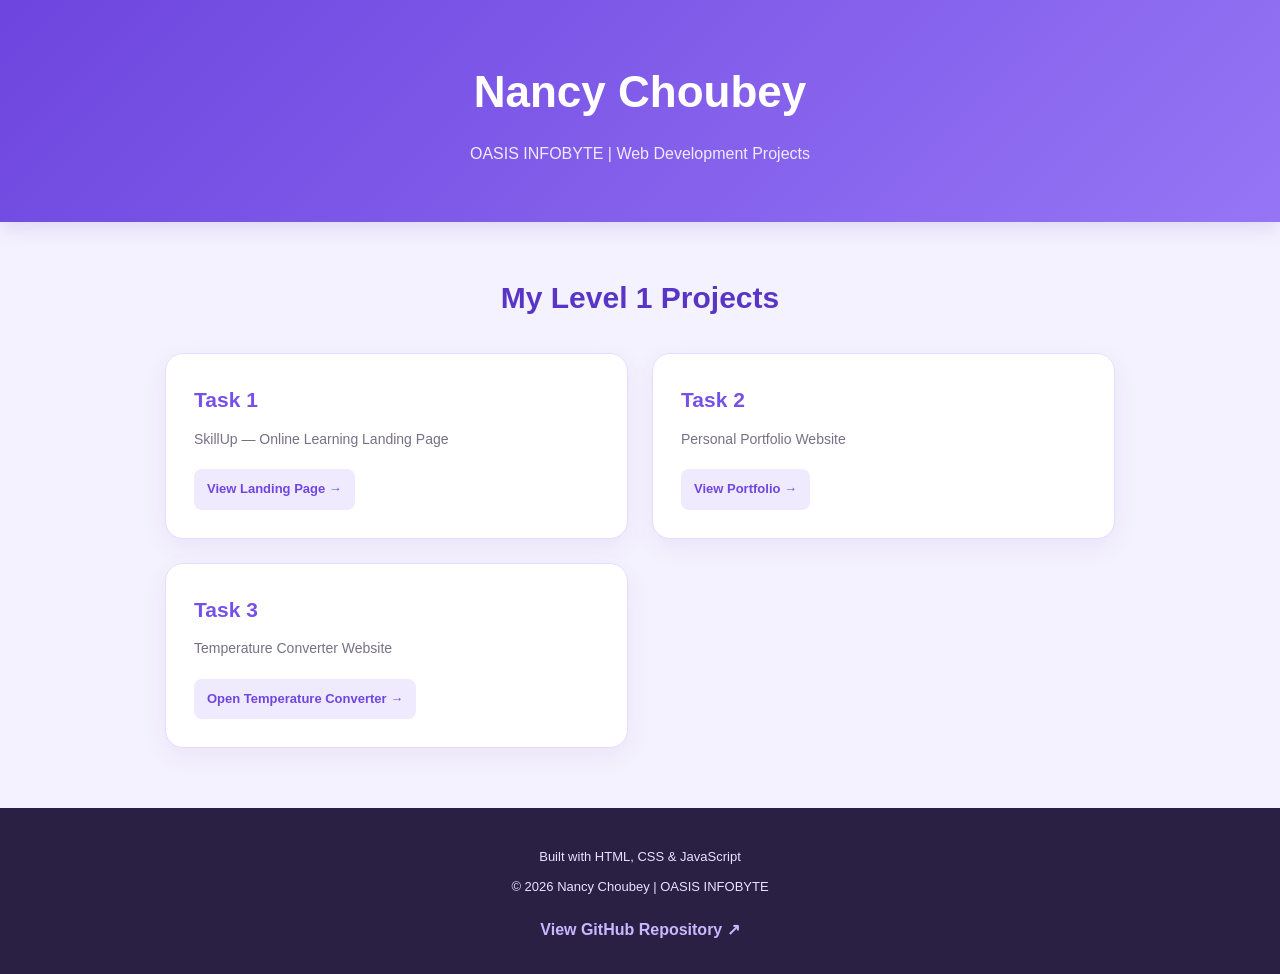
<file: index.html>
<!DOCTYPE html>
<html lang="en">
<head>
    <meta charset="UTF-8">
    <meta name="viewport" content="width=device-width, initial-scale=1.0">

    <title>Nancy Choubey | OASIS INFOBYTE Projects</title>

    <meta name="description"
          content="Explore Nancy Choubey's OASIS INFOBYTE web development projects.">

    <link rel="stylesheet" href="style.css">
</head>

<body>

    <header>
        <h1>Nancy Choubey</h1>
        <p>OASIS INFOBYTE | Web Development Projects</p>
    </header>

    <main>
        <section>
            <h2>My Level 1 Projects</h2>

            <ul>
                <li>
                    <h3>Task 1</h3>
                    <p>SkillUp — Online Learning Landing Page</p>
                    <a href="./Level1-Task1-SkillUp/">
                        View Landing Page →
                    </a>
                </li>

                <li>
                    <h3>Task 2</h3>
                    <p>Personal Portfolio Website</p>
                    <a href="./Level1-Task2-Portfolio/">
                        View Portfolio →
                    </a>
                </li>

                <li>
                    <h3>Task 3</h3>
                    <p>Temperature Converter Website</p>
                    <a href="./Level1-Task3-Temperature-Converter/">
                        Open Temperature Converter →
                    </a>
                </li>
            </ul>
        </section>
    </main>

    <footer>
        <p>Built with HTML, CSS & JavaScript</p>
        <p>© 2026 Nancy Choubey | OASIS INFOBYTE</p>

        <a
            href="https://github.com/anshuman642/OIBSIP-TASK"
            target="_blank"
            rel="noopener noreferrer">
            View GitHub Repository ↗
        </a>
    </footer>

</body>
</html>
</file>
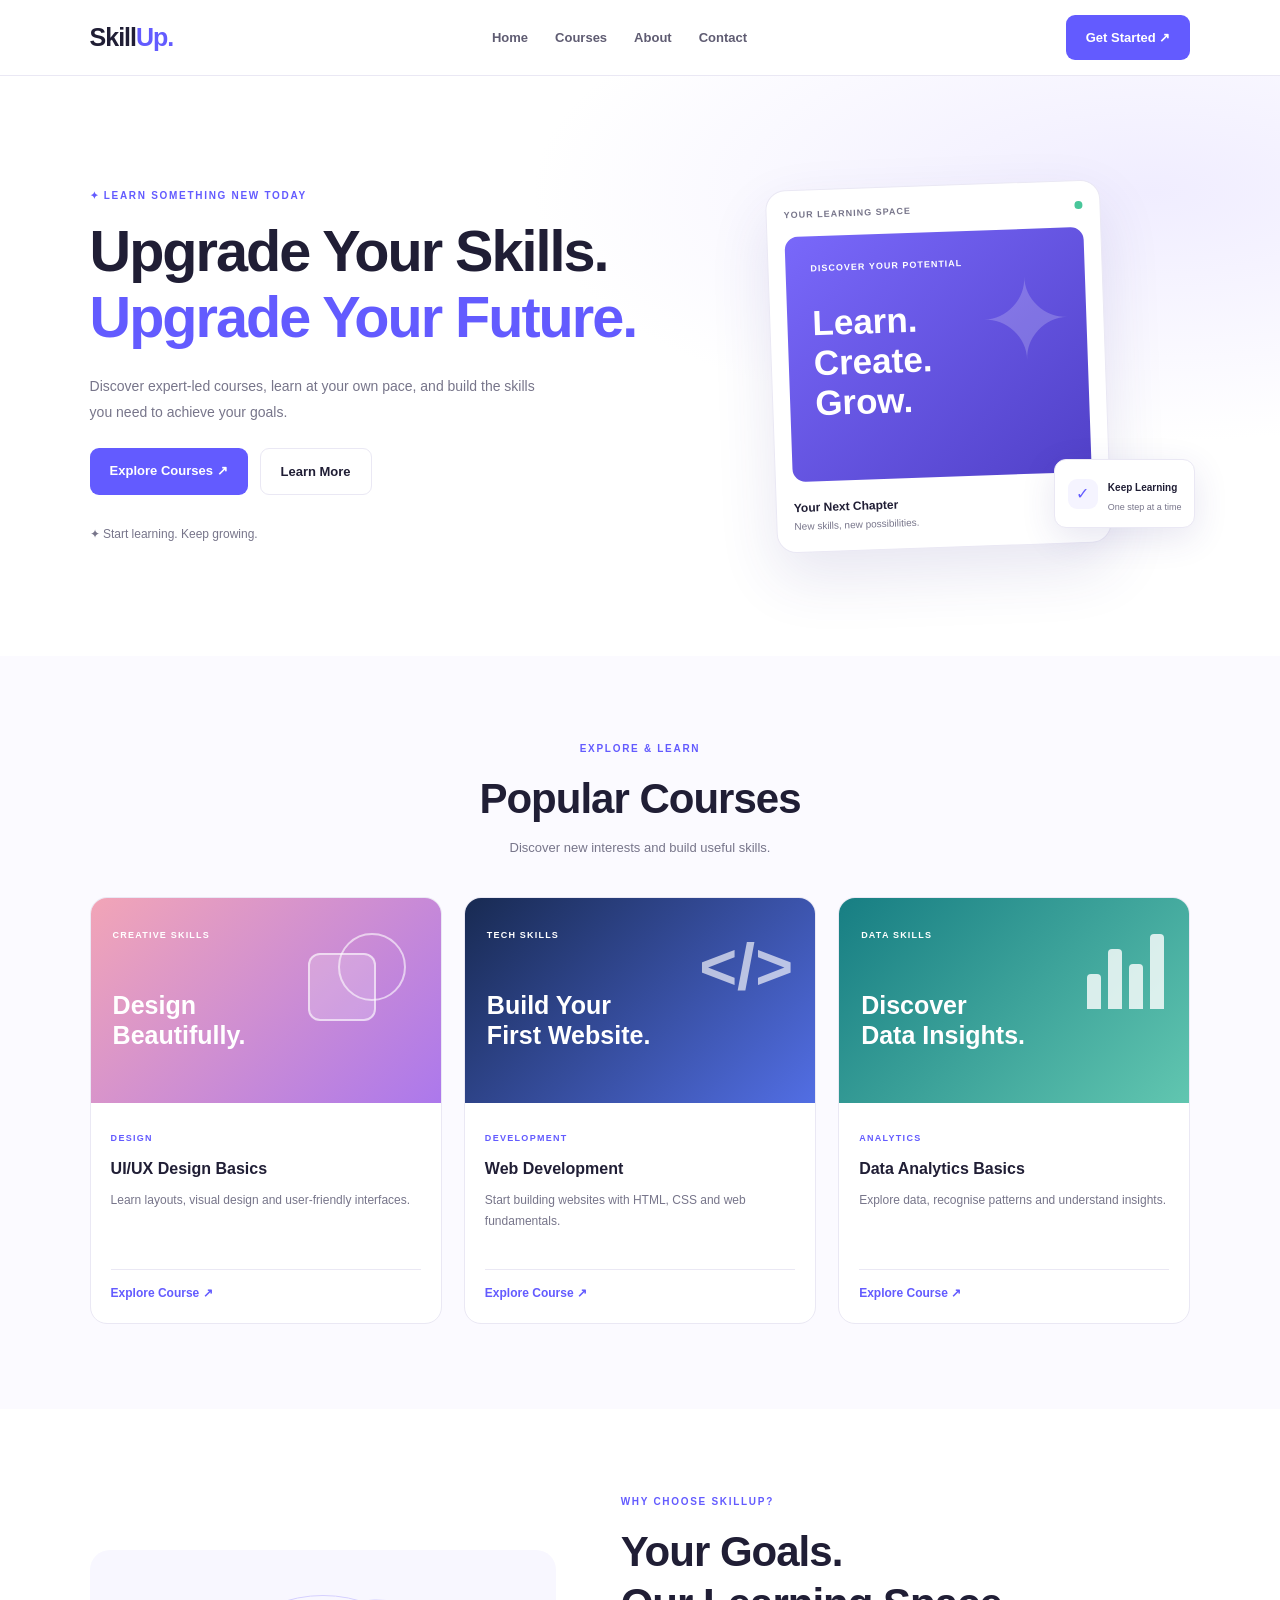
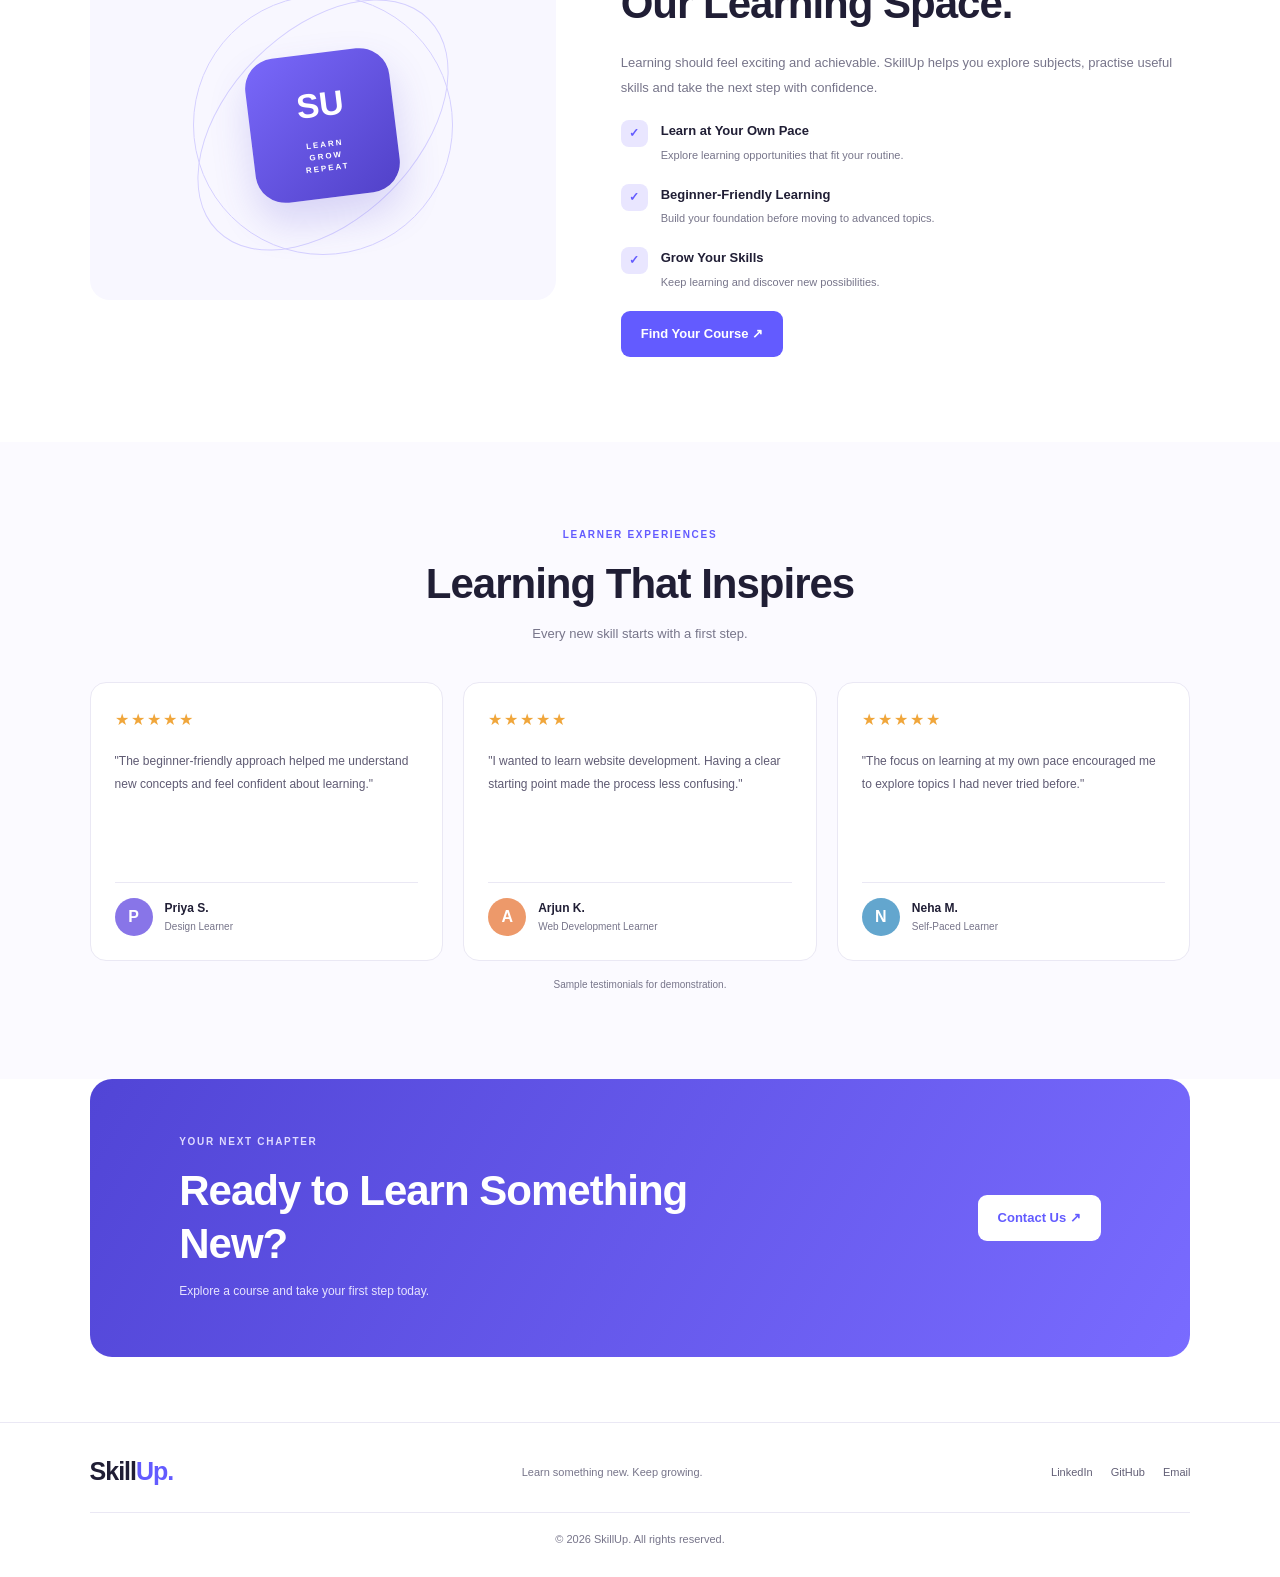
<file: Level1-Task1-SkillUp/index.html>
<!DOCTYPE html>
<html lang="en">
<head>
  <meta charset="UTF-8">
  <meta name="viewport" content="width=device-width, initial-scale=1.0">
  <meta name="description" content="SkillUp online learning platform">
  <title>SkillUp | Learn Without Limits</title>
  <link rel="stylesheet" href="style.css">
</head>
<body>

  <!-- Navbar -->
  <header class="navbar" id="home">
    <a href="#home" class="logo">Skill<span>Up.</span></a>

    <nav>
      <a href="#home">Home</a>
      <a href="#courses">Courses</a>
      <a href="#about">About</a>
      <a href="#contact">Contact</a>
    </nav>

    <a href="#courses" class="nav-button">Get Started ↗</a>
  </header>

  <main>
    <!-- Hero Section -->
    <section class="hero">
      <div class="hero-content">
        <p class="tagline">✦ LEARN SOMETHING NEW TODAY</p>

        <h1>Upgrade Your Skills.<br>
          <span>Upgrade Your Future.</span>
        </h1>

        <p class="hero-description">
          Discover expert-led courses, learn at your own pace,
          and build the skills you need to achieve your goals.
        </p>

        <div class="hero-buttons">
          <a href="#courses" class="primary-button">Explore Courses ↗</a>
          <a href="#about" class="secondary-button">Learn More</a>
        </div>

        <p class="hero-note">✦ Start learning. Keep growing.</p>
      </div>

      <div class="hero-visual">
        <div class="visual-card">
          <div class="visual-top">
            <span>YOUR LEARNING SPACE</span>
            <span class="status-dot"></span>
          </div>

          <div class="visual-art">
            <span class="art-symbol">✦</span>
            <p>DISCOVER YOUR POTENTIAL</p>
            <h2>Learn.<br>Create.<br>Grow.</h2>
          </div>

          <div class="visual-bottom">
            <div>
              <h3>Your Next Chapter</h3>
              <p>New skills, new possibilities.</p>
            </div>
            <span class="arrow-icon">↗</span>
          </div>
        </div>

        <div class="floating-card">
          <span>✓</span>
          <div>
            <strong>Keep Learning</strong>
            <p>One step at a time</p>
          </div>
        </div>
      </div>
    </section>

    <!-- Courses -->
    <section class="section courses" id="courses">
      <div class="section-heading">
        <p class="tagline">EXPLORE & LEARN</p>
        <h2>Popular Courses</h2>
        <p>Discover new interests and build useful skills.</p>
      </div>

      <div class="course-grid">
        <article class="course-card">
          <div class="course-art design-art">
            <span>CREATIVE SKILLS</span>
            <div class="shape-circle"></div>
            <div class="shape-square"></div>
            <h3>Design<br>Beautifully.</h3>
          </div>
          <div class="course-content">
            <span class="category">DESIGN</span>
            <h3>UI/UX Design Basics</h3>
            <p>Learn layouts, visual design and user-friendly interfaces.</p>
            <a href="#contact" class="course-link">Explore Course ↗</a>
          </div>
        </article>

        <article class="course-card">
          <div class="course-art code-art">
            <span>TECH SKILLS</span>
            <div class="code-symbol">&lt;/&gt;</div>
            <h3>Build Your<br>First Website.</h3>
          </div>
          <div class="course-content">
            <span class="category">DEVELOPMENT</span>
            <h3>Web Development</h3>
            <p>Start building websites with HTML, CSS and web fundamentals.</p>
            <a href="#contact" class="course-link">Explore Course ↗</a>
          </div>
        </article>

        <article class="course-card">
          <div class="course-art data-art">
            <span>DATA SKILLS</span>
            <div class="chart">
              <i></i><i></i><i></i><i></i>
            </div>
            <h3>Discover<br>Data Insights.</h3>
          </div>
          <div class="course-content">
            <span class="category">ANALYTICS</span>
            <h3>Data Analytics Basics</h3>
            <p>Explore data, recognise patterns and understand insights.</p>
            <a href="#contact" class="course-link">Explore Course ↗</a>
          </div>
        </article>
      </div>
    </section>

    <!-- About / Why Choose Us -->
    <section class="section about" id="about">
      <div class="about-visual">
        <div class="orbit orbit-one"></div>
        <div class="orbit orbit-two"></div>
        <div class="about-badge">
          <span>SU</span>
          <p>LEARN<br>GROW<br>REPEAT</p>
        </div>
      </div>

      <div class="about-content">
        <p class="tagline">WHY CHOOSE SKILLUP?</p>
        <h2>Your Goals.<br>Our Learning Space.</h2>
        <p class="about-description">
          Learning should feel exciting and achievable.
          SkillUp helps you explore subjects, practise useful skills
          and take the next step with confidence.
        </p>

        <div class="benefit">
          <span>✓</span>
          <div>
            <h3>Learn at Your Own Pace</h3>
            <p>Explore learning opportunities that fit your routine.</p>
          </div>
        </div>

        <div class="benefit">
          <span>✓</span>
          <div>
            <h3>Beginner-Friendly Learning</h3>
            <p>Build your foundation before moving to advanced topics.</p>
          </div>
        </div>

        <div class="benefit">
          <span>✓</span>
          <div>
            <h3>Grow Your Skills</h3>
            <p>Keep learning and discover new possibilities.</p>
          </div>
        </div>

        <a href="#courses" class="primary-button">Find Your Course ↗</a>
      </div>
    </section>

    <!-- Testimonials -->
    <section class="section testimonials" id="testimonials">
      <div class="section-heading">
        <p class="tagline">LEARNER EXPERIENCES</p>
        <h2>Learning That Inspires</h2>
        <p>Every new skill starts with a first step.</p>
      </div>

      <div class="testimonial-grid">
        <article class="testimonial-card">
          <div class="stars">★★★★★</div>
          <p class="review-text">
            "The beginner-friendly approach helped me understand
            new concepts and feel confident about learning."
          </p>
          <div class="reviewer">
            <span class="avatar purple">P</span>
            <div>
              <h3>Priya S.</h3>
              <p>Design Learner</p>
            </div>
          </div>
        </article>

        <article class="testimonial-card">
          <div class="stars">★★★★★</div>
          <p class="review-text">
            "I wanted to learn website development. Having a clear
            starting point made the process less confusing."
          </p>
          <div class="reviewer">
            <span class="avatar orange">A</span>
            <div>
              <h3>Arjun K.</h3>
              <p>Web Development Learner</p>
            </div>
          </div>
        </article>

        <article class="testimonial-card">
          <div class="stars">★★★★★</div>
          <p class="review-text">
            "The focus on learning at my own pace encouraged
            me to explore topics I had never tried before."
          </p>
          <div class="reviewer">
            <span class="avatar blue">N</span>
            <div>
              <h3>Neha M.</h3>
              <p>Self-Paced Learner</p>
            </div>
          </div>
        </article>
      </div>

      <p class="demo-note">Sample testimonials for demonstration.</p>
    </section>

    <!-- Contact CTA -->
    <section class="contact-section" id="contact">
      <div>
        <p class="tagline">YOUR NEXT CHAPTER</p>
        <h2>Ready to Learn Something New?</h2>
        <p>Explore a course and take your first step today.</p>
      </div>
      <a href="mailto:anshumannamdeo6@gmail.com" class="contact-button">
        Contact Us ↗
      </a>
    </section>
  </main>

  <!-- Footer -->
  <footer class="footer">
    <a href="#home" class="logo">Skill<span>Up.</span></a>

    <p>Learn something new. Keep growing.</p>

    <div class="social-links">
      <a href=" https://www.linkedin.com/in/anshuman-namdev-9b4887295/      " target="_blank"
         rel="noopener noreferrer">LinkedIn</a>
      <a href=" https://github.com/anshuman642" target="_blank"
         rel="noopener noreferrer">GitHub</a>
      <a href="mailto:anshumannamdeo6@gmail.com">Email</a>
    </div>

    <p class="copyright">© 2026 SkillUp. All rights reserved.</p>
  </footer>

</body>
</html>
</file>
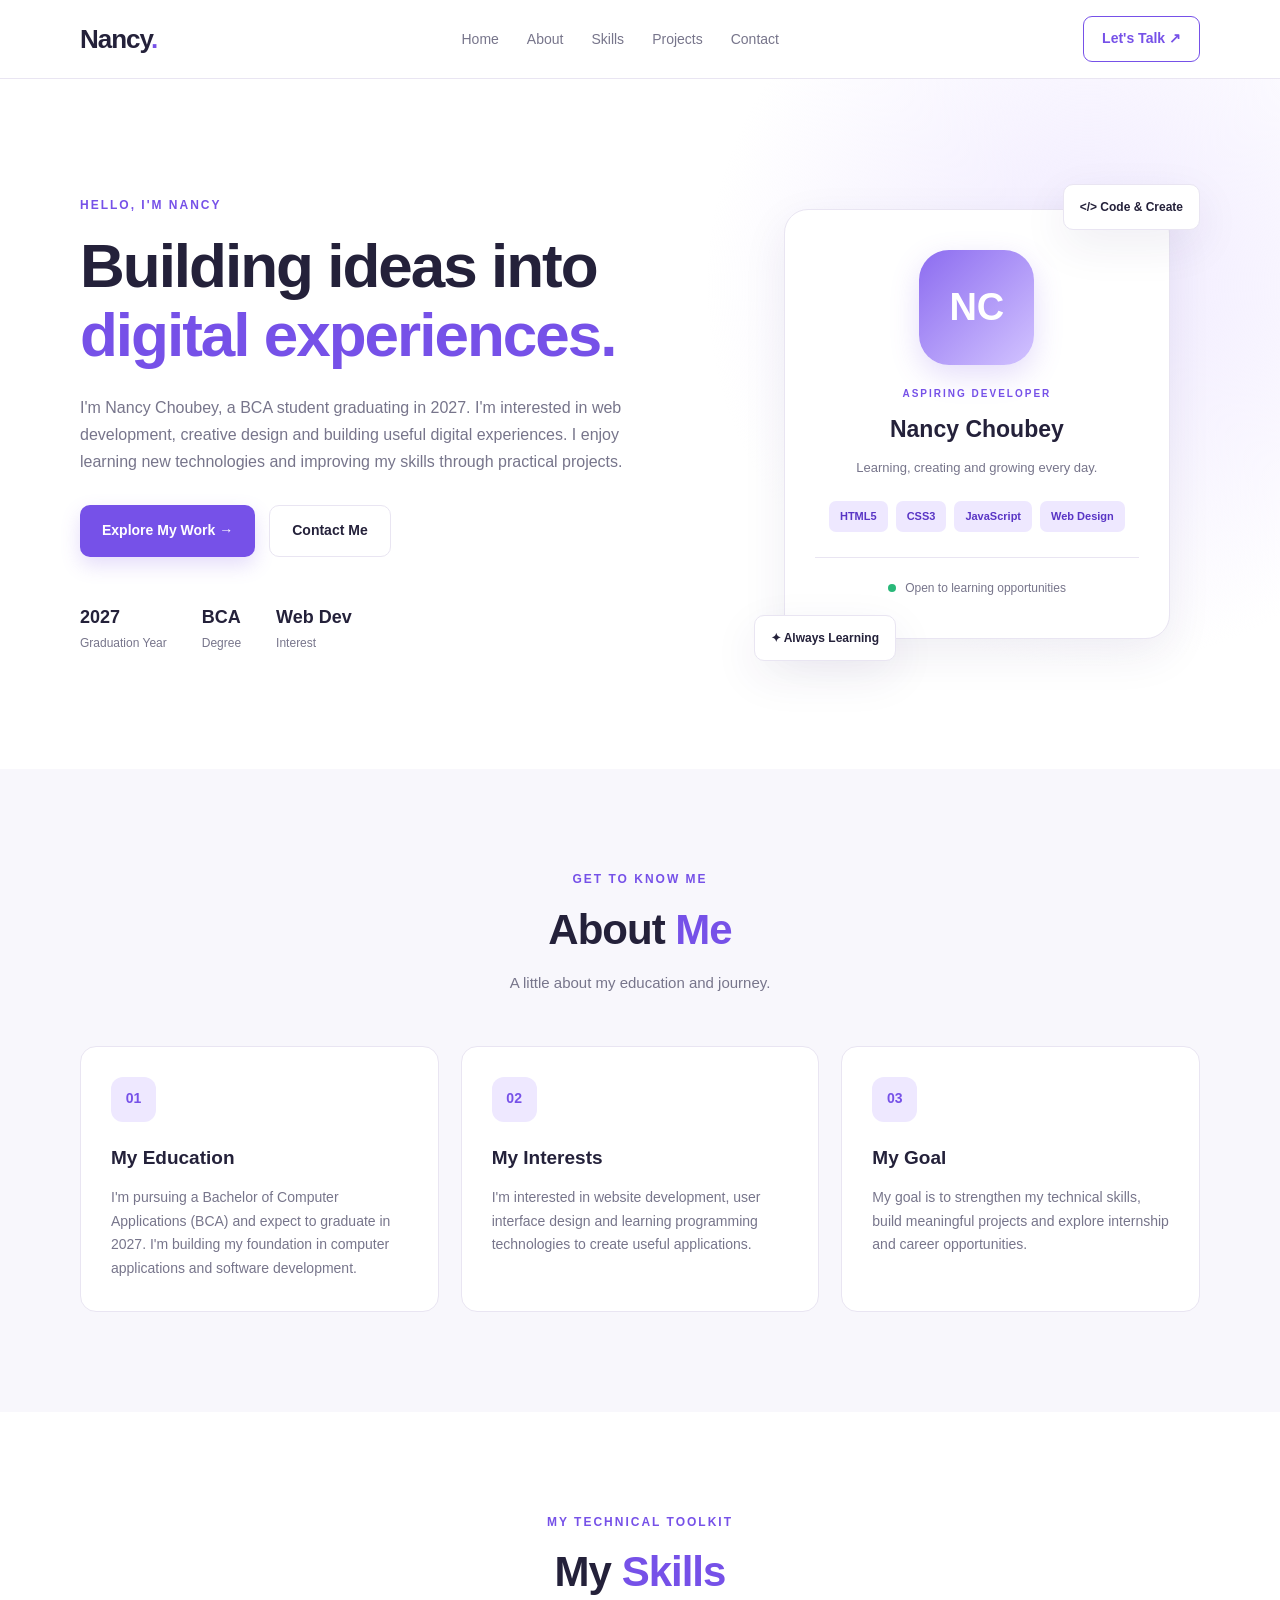
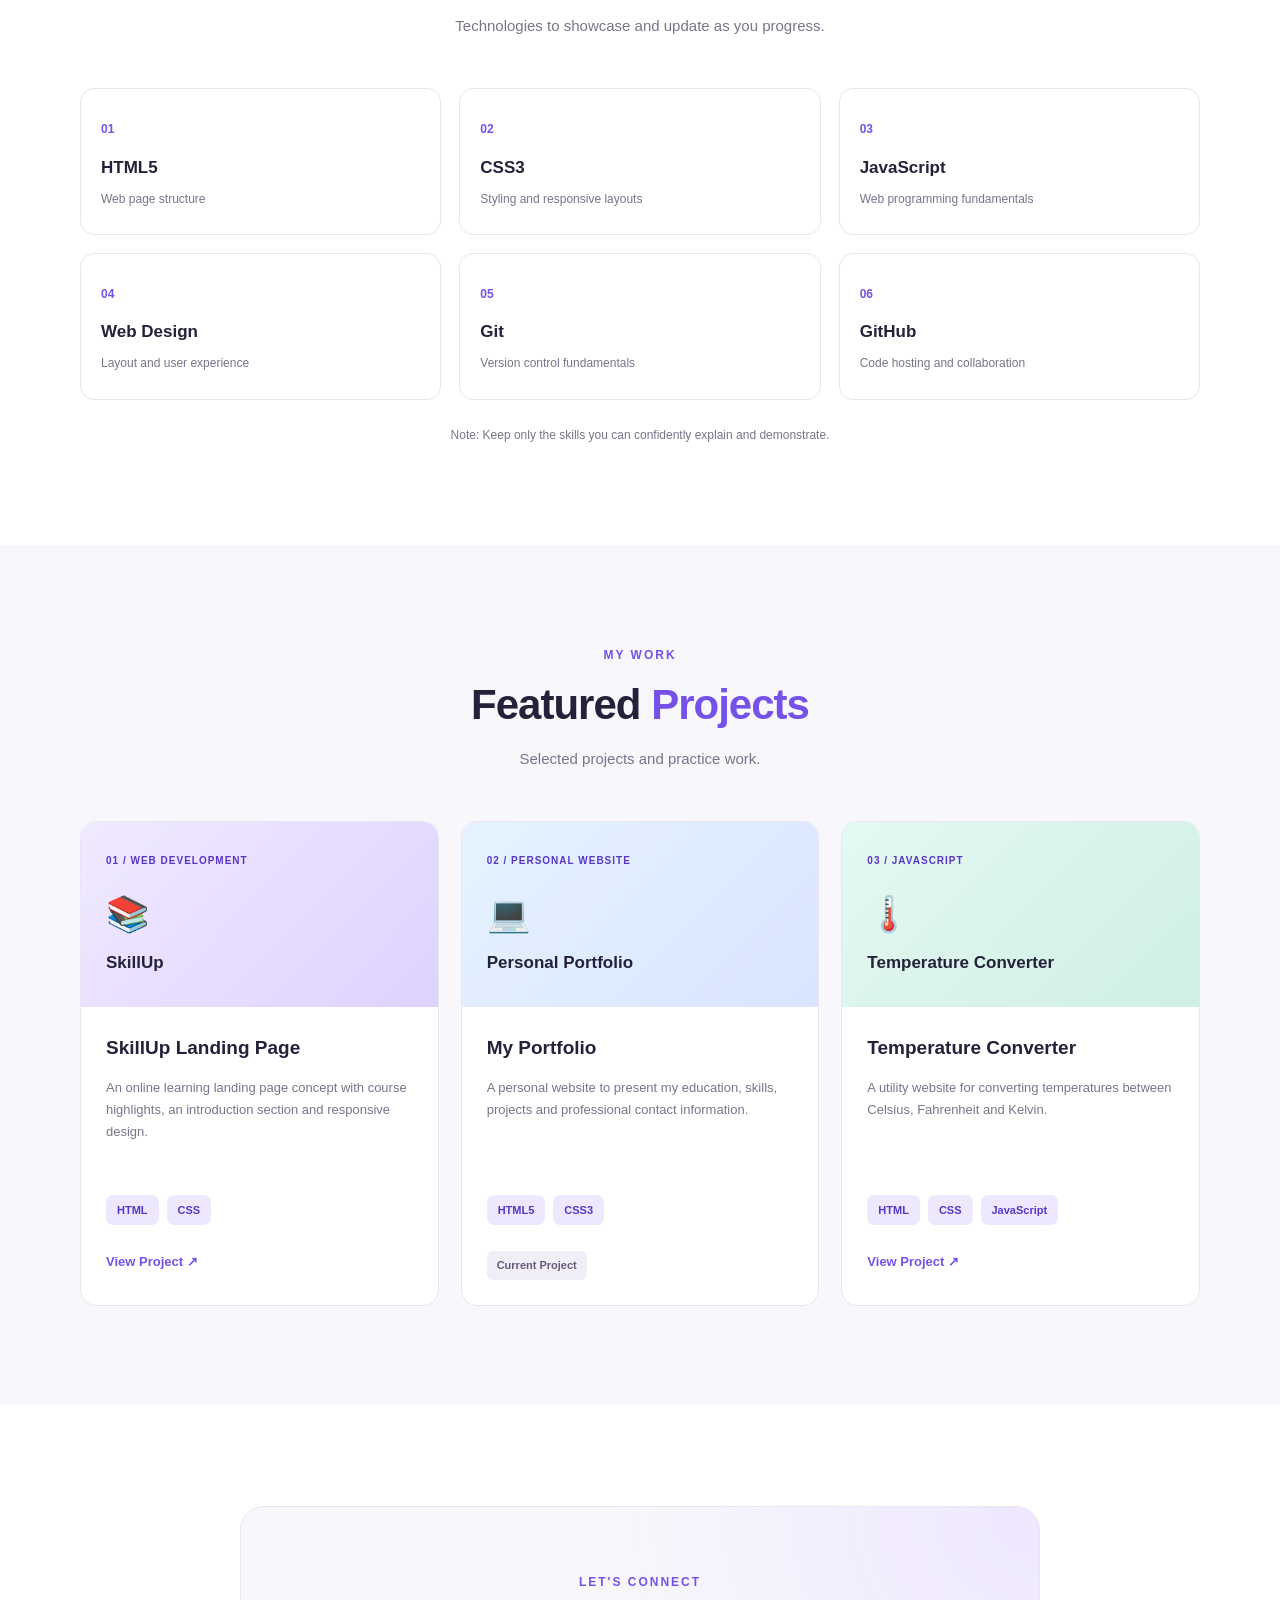
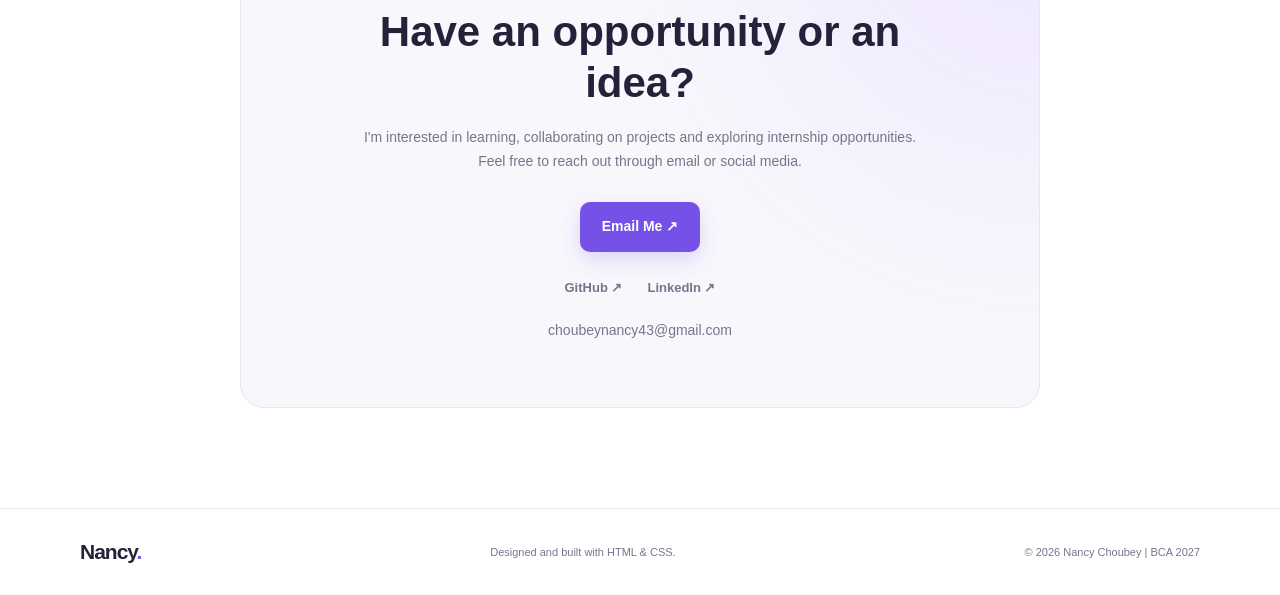
<file: Level1-Task2-Portfolio/index.html>
<!DOCTYPE html>
<html lang="en">
<head>
    <meta charset="UTF-8">
    <meta name="viewport" content="width=device-width, initial-scale=1.0">

    <title>Nancy Choubey | BCA Student & Web Developer</title>

    <meta name="description"
          content="Nancy Choubey's personal portfolio showcasing education, technical skills, projects and contact details.">

    <meta name="theme-color" content="#7651e8">

    <link rel="stylesheet" href="style.css">
</head>

<body>

    <!-- Navigation -->
    <header class="header">
        <nav class="navbar container">
            <a href="#home" class="logo">Nancy<span>.</span></a>

            <ul class="nav-links">
                <li><a href="#home">Home</a></li>
                <li><a href="#about">About</a></li>
                <li><a href="#skills">Skills</a></li>
                <li><a href="#projects">Projects</a></li>
                <li><a href="#contact">Contact</a></li>
            </ul>

            <a href="#contact" class="nav-button">Let's Talk ↗</a>
        </nav>
    </header>

    <main>

        <!-- Hero Section -->
        <section id="home" class="hero section">
            <div class="container hero-content">

                <div class="hero-text">
                    <p class="eyebrow">HELLO, I'M NANCY</p>

                    <h1>
                        Building ideas into
                        <span>digital experiences.</span>
                    </h1>

                    <p class="hero-description">
                        I'm Nancy Choubey, a BCA student graduating in 2027.
                        I'm interested in web development, creative design
                        and building useful digital experiences. I enjoy
                        learning new technologies and improving my skills
                        through practical projects.
                    </p>

                    <div class="hero-buttons">
                        <a href="#projects" class="button primary-button">
                            Explore My Work →
                        </a>

                        <a href="#contact" class="button secondary-button">
                            Contact Me
                        </a>
                    </div>

                    <div class="hero-info">
                        <div>
                            <strong>2027</strong>
                            <span>Graduation Year</span>
                        </div>

                        <div>
                            <strong>BCA</strong>
                            <span>Degree</span>
                        </div>

                        <div>
                            <strong>Web Dev</strong>
                            <span>Interest</span>
                        </div>
                    </div>
                </div>

                <!-- Profile Card -->
                <div class="hero-visual">
                    <div class="profile-card">

                        <div class="profile-icon">NC</div>

                        <p class="profile-label">ASPIRING DEVELOPER</p>

                        <h2>Nancy Choubey</h2>

                        <p class="profile-description">
                            Learning, creating and growing every day.
                        </p>

                        <div class="profile-tags">
                            <span>HTML5</span>
                            <span>CSS3</span>
                            <span>JavaScript</span>
                            <span>Web Design</span>
                        </div>

                        <div class="availability">
                            <span class="status-dot"></span>
                            Open to learning opportunities
                        </div>

                    </div>

                    <div class="floating-badge badge-top">
                        &lt;/&gt; Code & Create
                    </div>

                    <div class="floating-badge badge-bottom">
                        ✦ Always Learning
                    </div>
                </div>

            </div>
        </section>

        <!-- About Section -->
        <section id="about" class="section about-section">
            <div class="container">

                <div class="section-heading">
                    <p class="eyebrow">GET TO KNOW ME</p>
                    <h2>About <span>Me</span></h2>
                    <p>A little about my education and journey.</p>
                </div>

                <div class="about-content">

                    <article class="about-card">
                        <div class="about-symbol">01</div>
                        <h3>My Education</h3>
                        <p>
                            I'm pursuing a Bachelor of Computer Applications
                            (BCA) and expect to graduate in 2027. I'm building
                            my foundation in computer applications and
                            software development.
                        </p>
                    </article>

                    <article class="about-card">
                        <div class="about-symbol">02</div>
                        <h3>My Interests</h3>
                        <p>
                            I'm interested in website development, user
                            interface design and learning programming
                            technologies to create useful applications.
                        </p>
                    </article>

                    <article class="about-card">
                        <div class="about-symbol">03</div>
                        <h3>My Goal</h3>
                        <p>
                            My goal is to strengthen my technical skills,
                            build meaningful projects and explore
                            internship and career opportunities.
                        </p>
                    </article>

                </div>
            </div>
        </section>

        <!-- Skills Section -->
        <section id="skills" class="section">
            <div class="container">

                <div class="section-heading">
                    <p class="eyebrow">MY TECHNICAL TOOLKIT</p>
                    <h2>My <span>Skills</span></h2>
                    <p>Technologies to showcase and update as you progress.</p>
                </div>

                <div class="skills-grid">

                    <article class="skill-item">
                        <span class="skill-number">01</span>
                        <h3>HTML5</h3>
                        <p>Web page structure</p>
                    </article>

                    <article class="skill-item">
                        <span class="skill-number">02</span>
                        <h3>CSS3</h3>
                        <p>Styling and responsive layouts</p>
                    </article>

                    <article class="skill-item">
                        <span class="skill-number">03</span>
                        <h3>JavaScript</h3>
                        <p>Web programming fundamentals</p>
                    </article>

                    <article class="skill-item">
                        <span class="skill-number">04</span>
                        <h3>Web Design</h3>
                        <p>Layout and user experience</p>
                    </article>

                    <article class="skill-item">
                        <span class="skill-number">05</span>
                        <h3>Git</h3>
                        <p>Version control fundamentals</p>
                    </article>

                    <article class="skill-item">
                        <span class="skill-number">06</span>
                        <h3>GitHub</h3>
                        <p>Code hosting and collaboration</p>
                    </article>

                </div>

                <p class="skills-note">
                    Note: Keep only the skills you can confidently explain
                    and demonstrate.
                </p>

            </div>
        </section>

        <!-- Projects Section -->
        <section id="projects" class="section projects-section">
            <div class="container">

                <div class="section-heading">
                    <p class="eyebrow">MY WORK</p>
                    <h2>Featured <span>Projects</span></h2>
                    <p>Selected projects and practice work.</p>
                </div>

                <div class="projects-grid">

                    <!-- Project 1 -->
                    <article class="project-card">
                        <div class="project-visual visual-one">
                            <span>01 / WEB DEVELOPMENT</span>
                            <div class="project-icon">📚</div>
                            <h3>SkillUp</h3>
                        </div>

                        <div class="project-details">
                            <h3>SkillUp Landing Page</h3>

                            <p>
                                An online learning landing page concept
                                with course highlights, an introduction
                                section and responsive design.
                            </p>

                            <div class="project-tags">
                                <span>HTML</span>
                                <span>CSS</span>
                            </div>

                            <a
                                href="../Level1-Task1-SkillUp/"
                                class="project-link">
                                View Project ↗
                            </a>
                        </div>
                    </article>

                    <!-- Project 2 -->
                    <article class="project-card">
                        <div class="project-visual visual-two">
                            <span>02 / PERSONAL WEBSITE</span>
                            <div class="project-icon">💻</div>
                            <h3>Personal Portfolio</h3>
                        </div>

                        <div class="project-details">
                            <h3>My Portfolio</h3>

                            <p>
                                A personal website to present my education,
                                skills, projects and professional contact
                                information.
                            </p>

                            <div class="project-tags">
                                <span>HTML5</span>
                                <span>CSS3</span>
                            </div>

                            <span class="project-status">
                                Current Project
                            </span>
                        </div>
                    </article>

                    <!-- Project 3 -->
                    <article class="project-card">
                        <div class="project-visual visual-three">
                            <span>03 / JAVASCRIPT</span>
                            <div class="project-icon">🌡️</div>
                            <h3>Temperature Converter</h3>
                        </div>

                        <div class="project-details">
                            <h3>Temperature Converter</h3>

                            <p>
                                A utility website for converting
                                temperatures between Celsius,
                                Fahrenheit and Kelvin.
                            </p>

                            <div class="project-tags">
                                <span>HTML</span>
                                <span>CSS</span>
                                <span>JavaScript</span>
                            </div>

                            <a
                                href="../Level1-Task3-Temperature-Converter/"
                                class="project-link">
                                View Project ↗
                            </a>
                        </div>
                    </article>

                </div>
            </div>
        </section>

        <!-- Contact Section -->
        <section id="contact" class="section contact-section">
            <div class="container">

                <div class="contact-card">
                    <p class="eyebrow">LET'S CONNECT</p>

                    <h2>Have an opportunity or an idea?</h2>

                    <p>
                        I'm interested in learning, collaborating on projects
                        and exploring internship opportunities. Feel free
                        to reach out through email or social media.
                    </p>

                    <a
                        href="mailto:choubeynancy43@gmail.com"
                        class="button primary-button">
                        Email Me ↗
                    </a>

                    <div class="social-links">

                        <a
                            href="https://github.com/nancy849"
                            target="_blank"
                            rel="noopener noreferrer">
                            GitHub ↗
                        </a>

                        <a
                            href="https://www.linkedin.com/in/nancy-chaubey-53103334b/"
                            target="_blank"
                            rel="noopener noreferrer">
                            LinkedIn ↗
                        </a>

                    </div>

                    <p class="contact-email">
                        choubeynancy43@gmail.com
                    </p>
                </div>

            </div>
        </section>

    </main>

    <!-- Footer -->
    <footer class="footer">
        <div class="container footer-content">

            <a href="#home" class="logo">Nancy<span>.</span></a>

            <p>Designed and built with HTML & CSS.</p>

            <p>© 2026 Nancy Choubey | BCA 2027</p>

        </div>
    </footer>

</body>
</html>
</file>
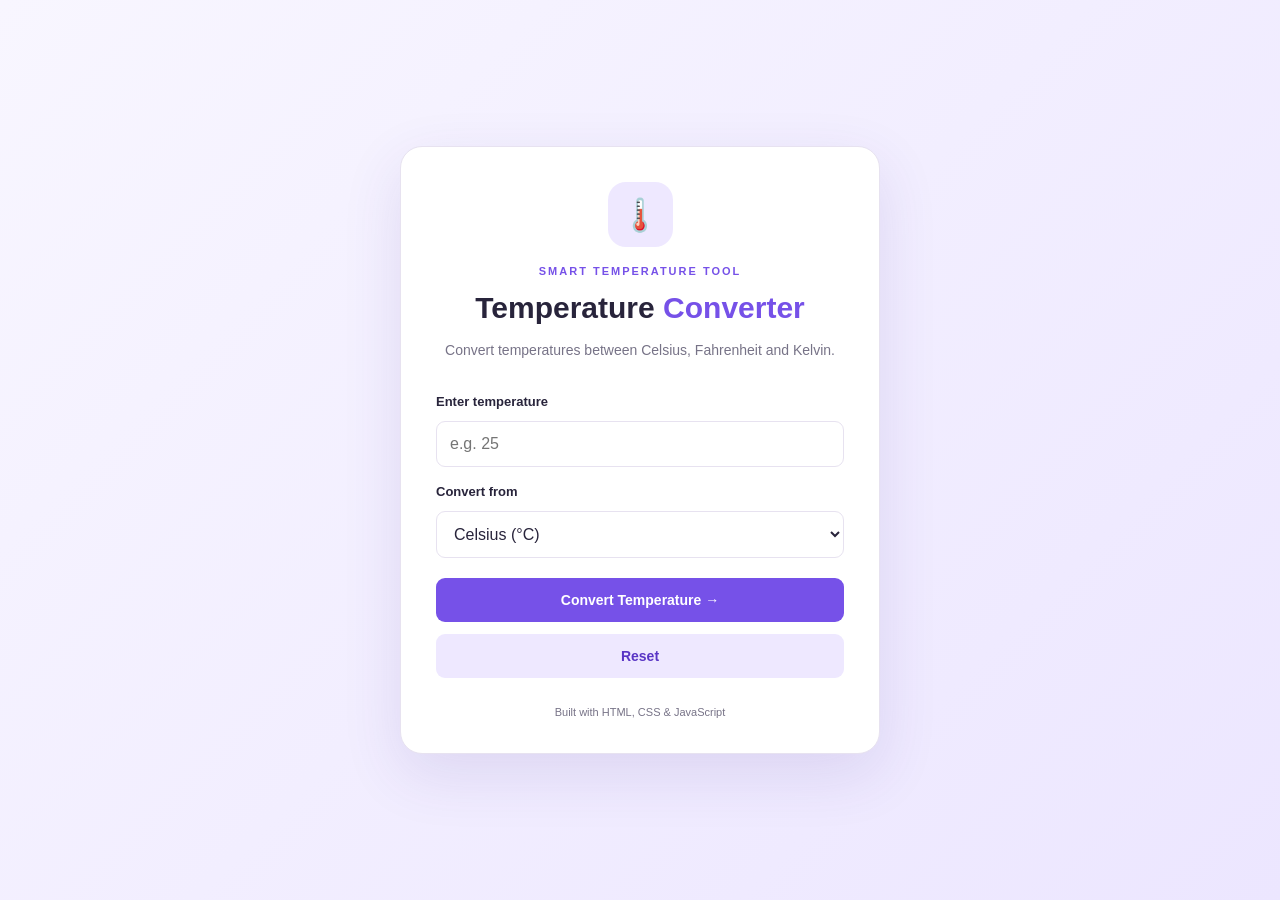
<file: Level1-Task3-Temperature-Converter/index.html>
<!DOCTYPE html>
<html lang="en">
<head>
    <meta charset="UTF-8">
    <meta name="viewport" content="width=device-width, initial-scale=1.0">

    <title>Temperature Converter</title>
    <link rel="stylesheet" href="style.css">
    <script src="script.js" defer></script>
</head>
<body>

    <main class="converter">
        <div class="thermometer">🌡️</div>

        <p class="subtitle">SMART TEMPERATURE TOOL</p>
        <h1>Temperature <span>Converter</span></h1>

        <p class="description">
            Convert temperatures between Celsius, Fahrenheit and Kelvin.
        </p>

        <form id="converterForm">
            <label for="temperature">Enter temperature</label>

            <input
                type="number"
                id="temperature"
                placeholder="e.g. 25"
                step="any"
                required
            >

            <label for="fromUnit">Convert from</label>

            <select id="fromUnit">
                <option value="C">Celsius (°C)</option>
                <option value="F">Fahrenheit (°F)</option>
                <option value="K">Kelvin (K)</option>
            </select>

            <button type="submit">Convert Temperature →</button>
            <button type="button" id="resetButton" class="reset-button">
                Reset
            </button>
        </form>

        <p id="errorMessage" class="error" role="alert"></p>

        <section id="results" class="results" aria-live="polite" hidden>
            <h2>Conversion Results</h2>

            <div class="result-card">
                <span>Celsius</span>
                <strong id="celsiusResult">—</strong>
            </div>

            <div class="result-card">
                <span>Fahrenheit</span>
                <strong id="fahrenheitResult">—</strong>
            </div>

            <div class="result-card">
                <span>Kelvin</span>
                <strong id="kelvinResult">—</strong>
            </div>
        </section>

        <footer>
            Built with HTML, CSS & JavaScript
        </footer>
    </main>

</body>
</html>
</file>
<file: style.css>
/* Reset */
* {
    margin: 0;
    padding: 0;
    box-sizing: border-box;
}

html {
    scroll-behavior: smooth;
}

body {
    font-family: Arial, Helvetica, sans-serif;
    background: #f5f2ff;
    color: #28213f;
    line-height: 1.7;
}

/* Header */
header {
    background: linear-gradient(135deg, #6d45df, #9675f5);
    color: white;
    text-align: center;
    padding: 55px 20px;
    box-shadow: 0 5px 20px rgba(75, 44, 160, 0.15);
}

header h1 {
    font-size: clamp(30px, 5vw, 44px);
    margin-bottom: 10px;
    color: white;
}

header p {
    color: #f0eaff;
    font-size: 16px;
}

/* Main */
main {
    width: min(950px, 90%);
    margin: 50px auto;
}

h2 {
    color: #5935c5;
    text-align: center;
    font-size: 30px;
    margin-bottom: 30px;
}

/* Project Grid */
ul {
    list-style: none;
    display: grid;
    grid-template-columns: repeat(2, minmax(0, 1fr));
    gap: 24px;
}

li {
    background: white;
    padding: 28px;
    border: 1px solid #e5ddff;
    border-radius: 18px;
    box-shadow: 0 8px 25px rgba(76, 48, 145, 0.07);
    transition: transform 0.25s ease,
                box-shadow 0.25s ease;
}

li:hover {
    transform: translateY(-6px);
    box-shadow: 0 15px 35px rgba(76, 48, 145, 0.15);
}

li h3 {
    color: #7651e8;
    font-size: 21px;
    margin-bottom: 10px;
}

li p {
    color: #777087;
    font-size: 14px;
    margin-bottom: 18px;
}

/* Links */
a {
    color: #7046df;
    font-weight: bold;
    text-decoration: none;
}

li a {
    display: inline-block;
    padding: 9px 13px;
    background: #f0eaff;
    border-radius: 8px;
    font-size: 13px;
    transition: 0.25s ease;
}

a:hover {
    color: #4d2bb1;
}

li a:hover {
    background: #7651e8;
    color: white;
}

/* Footer */
footer {
    background: #292044;
    color: #e9e2ff;
    text-align: center;
    padding: 30px 15px;
    margin-top: 60px;
}

footer p {
    margin: 8px 0;
    font-size: 13px;
}

footer a {
    display: inline-block;
    margin-top: 10px;
    color: #c9b8ff;
}

footer a:hover {
    color: white;
}

/* Mobile Responsive */
@media (max-width: 600px) {
    header {
        padding: 40px 15px;
    }

    main {
        margin: 35px auto;
    }

    h2 {
        font-size: 25px;
    }

    ul {
        grid-template-columns: 1fr;
    }

    li {
        padding: 23px;
    }
}
</file>
<file: Level1-Task1-SkillUp/style.css>
/* GLOBAL */
:root {
  --primary: #635bff;
  --primary-dark: #4c43e8;
  --ink: #201e35;
  --muted: #77758a;
  --soft: #f5f4ff;
  --border: #eae8f4;
}

* {
  margin: 0;
  padding: 0;
  box-sizing: border-box;
}

html {
  scroll-behavior: smooth;
  scroll-padding-top: 100px;
}

body {
  font-family: Arial, Helvetica, sans-serif;
  color: var(--ink);
  background: white;
  line-height: 1.65;
}

a {
  text-decoration: none;
  color: inherit;
}

section {
  scroll-margin-top: 90px;
}

.primary-button,
.secondary-button,
.nav-button,
.contact-button {
  display: inline-block;
  padding: 12px 20px;
  border-radius: 9px;
  font-size: 13px;
  font-weight: 700;
  transition: 0.2s ease;
}

.primary-button,
.nav-button {
  color: white;
  background: var(--primary);
}

.primary-button:hover,
.nav-button:hover {
  background: var(--primary-dark);
  transform: translateY(-2px);
}

.secondary-button {
  border: 1px solid var(--border);
  background: white;
}

.secondary-button:hover {
  background: var(--soft);
}

.tagline {
  color: var(--primary);
  font-size: 10px;
  font-weight: 800;
  letter-spacing: 1.7px;
  margin-bottom: 15px;
}

/* NAVIGATION */
.navbar {
  min-height: 76px;
  padding: 15px 7%;
  display: flex;
  align-items: center;
  justify-content: space-between;
  gap: 22px;
  background: rgba(255, 255, 255, 0.97);
  border-bottom: 1px solid var(--border);
  position: sticky;
  top: 0;
  z-index: 100;
}

.logo {
  font-size: 25px;
  font-weight: 800;
  letter-spacing: -1px;
  white-space: nowrap;
}

.logo span {
  color: var(--primary);
}

.navbar nav {
  display: flex;
  align-items: center;
  gap: 27px;
}

.navbar nav a {
  color: #5f5c72;
  font-size: 13px;
  font-weight: 600;
}

.navbar nav a:hover {
  color: var(--primary);
}

/* HERO */
.hero {
  padding: 75px 7%;
  min-height: 580px;
  display: grid;
  grid-template-columns: 1.05fr 0.95fr;
  align-items: center;
  gap: 40px;
  background: radial-gradient(ellipse at 90% 20%, #f0edff, transparent 38%);
}

.hero-content {
  min-width: 0;
}

.hero h1 {
  font-size: clamp(38px, 4.5vw, 60px);
  line-height: 1.14;
  letter-spacing: -2px;
}

.hero h1 span {
  color: var(--primary);
}

.hero-description {
  max-width: 470px;
  margin: 22px 0;
  color: var(--muted);
  font-size: 14px;
  line-height: 1.9;
}

.hero-buttons {
  display: flex;
  flex-wrap: wrap;
  gap: 12px;
}

.hero-note {
  margin-top: 30px;
  color: var(--muted);
  font-size: 12px;
}

/* HERO VISUAL */
.hero-visual {
  min-height: 420px;
  position: relative;
  display: grid;
  place-items: center;
}

.visual-card {
  width: min(100%, 335px);
  padding: 17px;
  position: relative;
  z-index: 1;
  border: 1px solid var(--border);
  border-radius: 20px;
  background: white;
  box-shadow: 0 25px 60px rgba(61, 46, 140, 0.12);
  transform: rotate(-2deg);
}

.visual-top {
  display: flex;
  justify-content: space-between;
  align-items: center;
  padding-bottom: 14px;
  font-size: 9px;
  font-weight: 800;
  letter-spacing: 1px;
  color: var(--muted);
}

.status-dot {
  width: 8px;
  height: 8px;
  border-radius: 50%;
  background: #49c69a;
}

.visual-art {
  position: relative;
  min-height: 245px;
  padding: 25px;
  overflow: hidden;
  border-radius: 13px;
  color: white;
  background: linear-gradient(140deg, #7968fa, #5141c8);
}

.art-symbol {
  position: absolute;
  right: 15px;
  top: 0;
  font-size: 110px;
  color: rgba(255, 255, 255, 0.2);
}

.visual-art > p {
  position: relative;
  font-size: 9px;
  letter-spacing: 1px;
  font-weight: 700;
}

.visual-art h2 {
  position: relative;
  margin-top: 27px;
  font-size: 35px;
  line-height: 1.15;
}

.visual-bottom {
  display: flex;
  justify-content: space-between;
  align-items: center;
  gap: 10px;
  padding-top: 17px;
}

.visual-bottom h3 {
  font-size: 12px;
}

.visual-bottom p {
  color: var(--muted);
  font-size: 10px;
}

.arrow-icon {
  width: 33px;
  height: 33px;
  display: grid;
  place-items: center;
  color: var(--primary);
  background: var(--soft);
  border-radius: 9px;
}

.floating-card {
  position: absolute;
  right: -5px;
  bottom: 48px;
  z-index: 2;
  display: flex;
  align-items: center;
  gap: 10px;
  padding: 13px;
  border: 1px solid var(--border);
  border-radius: 12px;
  background: white;
  box-shadow: 0 10px 35px rgba(61, 46, 140, 0.12);
}

.floating-card > span {
  width: 30px;
  height: 30px;
  display: grid;
  place-items: center;
  border-radius: 9px;
  background: var(--soft);
  color: var(--primary);
}

.floating-card strong {
  font-size: 10px;
}

.floating-card p {
  font-size: 9px;
  color: var(--muted);
}

/* COMMON SECTIONS */
.section {
  padding: 85px 7%;
}

.section-heading {
  text-align: center;
  margin-bottom: 38px;
}

.section-heading h2,
.about-content h2,
.contact-section h2 {
  font-size: clamp(29px, 3.5vw, 42px);
  line-height: 1.25;
  letter-spacing: -1px;
}

.section-heading > p:last-child {
  margin-top: 12px;
  color: var(--muted);
  font-size: 13px;
}

/* COURSE CARDS */
.courses {
  background: #fbfaff;
}

.course-grid {
  display: grid;
  grid-template-columns: repeat(3, minmax(0, 1fr));
  gap: 22px;
}

.course-card {
  min-width: 0;
  overflow: hidden;
  border: 1px solid var(--border);
  border-radius: 17px;
  background: white;
  transition: transform 0.2s, box-shadow 0.2s;
}

.course-card:hover {
  transform: translateY(-5px);
  box-shadow: 0 15px 35px rgba(40, 31, 100, 0.09);
}

.course-art {
  min-height: 205px;
  position: relative;
  padding: 22px;
  overflow: hidden;
  color: white;
}

.course-art > span {
  position: relative;
  z-index: 1;
  font-size: 9px;
  font-weight: 800;
  letter-spacing: 1.2px;
}

.course-art h3 {
  position: relative;
  z-index: 1;
  margin-top: 44px;
  font-size: 25px;
  line-height: 1.2;
}

.design-art {
  background: linear-gradient(135deg, #f2a5b7, #ac78ec);
}

.shape-circle,
.shape-square {
  position: absolute;
  top: 35px;
  right: 35px;
  width: 68px;
  height: 68px;
  border: 2px solid rgba(255, 255, 255, 0.6);
  border-radius: 50%;
}

.shape-square {
  top: 55px;
  right: 65px;
  border-radius: 12px;
  background: rgba(255, 255, 255, 0.2);
}

.code-art {
  background: linear-gradient(135deg, #182a52, #526ee4);
}

.code-symbol {
  position: absolute;
  top: 15px;
  right: 22px;
  font-size: 65px;
  font-weight: 800;
  color: rgba(255, 255, 255, 0.65);
}

.data-art {
  background: linear-gradient(135deg, #177e83, #61c6b0);
}

.chart {
  position: absolute;
  top: 36px;
  right: 25px;
  height: 75px;
  display: flex;
  align-items: end;
  gap: 7px;
}

.chart i {
  width: 14px;
  height: 35px;
  border-radius: 4px 4px 0 0;
  background: rgba(255, 255, 255, 0.8);
}

.chart i:nth-child(2) { height: 60px; }
.chart i:nth-child(3) { height: 45px; }
.chart i:nth-child(4) { height: 75px; }

.course-content {
  padding: 20px;
}

.category {
  color: var(--primary);
  font-size: 9px;
  font-weight: 800;
  letter-spacing: 1.3px;
}

.course-content h3 {
  margin: 7px 0;
  font-size: 16px;
}

.course-content > p {
  min-height: 65px;
  color: var(--muted);
  font-size: 12px;
  line-height: 1.8;
}

.course-link {
  display: block;
  padding-top: 14px;
  margin-top: 14px;
  border-top: 1px solid var(--border);
  color: var(--primary);
  font-size: 12px;
  font-weight: 700;
}

/* ABOUT */
.about {
  display: grid;
  grid-template-columns: 0.9fr 1.1fr;
  align-items: center;
  gap: 65px;
}

.about-visual {
  min-height: 350px;
  position: relative;
  display: grid;
  place-items: center;
  overflow: hidden;
  background: #f8f7ff;
  border-radius: 20px;
}

.orbit {
  position: absolute;
  width: 260px;
  height: 260px;
  border: 1px solid #d5d0ff;
  border-radius: 50%;
}

.orbit-two {
  width: 190px;
  height: 300px;
  transform: rotate(45deg);
}

.about-badge {
  width: 145px;
  height: 145px;
  display: flex;
  flex-direction: column;
  align-items: center;
  justify-content: center;
  gap: 6px;
  border-radius: 30px;
  background: linear-gradient(140deg, #7968fa, #5141c8);
  color: white;
  transform: rotate(-7deg);
  box-shadow: 0 20px 40px rgba(80, 66, 210, 0.2);
}

.about-badge span {
  font-size: 34px;
  font-weight: 800;
}

.about-badge p {
  text-align: center;
  font-size: 8px;
  line-height: 1.5;
  letter-spacing: 2px;
  font-weight: 700;
}

.about-description {
  margin: 20px 0;
  color: var(--muted);
  font-size: 13px;
  line-height: 1.9;
}

.benefit {
  display: flex;
  align-items: flex-start;
  gap: 13px;
  margin: 20px 0;
}

.benefit > span {
  width: 27px;
  height: 27px;
  flex-shrink: 0;
  display: grid;
  place-items: center;
  border-radius: 8px;
  color: var(--primary);
  background: #e9e6ff;
  font-size: 12px;
  font-weight: 800;
}

.benefit h3 {
  font-size: 13px;
}

.benefit p {
  margin-top: 4px;
  color: var(--muted);
  font-size: 11px;
}

/* TESTIMONIALS */
.testimonials {
  background: #fbfaff;
}

.testimonial-grid {
  display: grid;
  grid-template-columns: repeat(3, minmax(0, 1fr));
  gap: 20px;
}

.testimonial-card {
  padding: 24px;
  border: 1px solid var(--border);
  border-radius: 16px;
  background: white;
}

.stars {
  color: #f0a63b;
  letter-spacing: 2px;
}

.review-text {
  min-height: 115px;
  margin: 17px 0;
  color: #5f5b73;
  font-size: 12px;
  line-height: 1.9;
}

.reviewer {
  display: flex;
  align-items: center;
  gap: 12px;
  padding-top: 15px;
  border-top: 1px solid var(--border);
}

.avatar {
  width: 38px;
  height: 38px;
  display: grid;
  place-items: center;
  border-radius: 50%;
  color: white;
  font-weight: 800;
}

.purple { background: #8875e8; }
.orange { background: #ed996a; }
.blue { background: #63a6ce; }

.reviewer h3 {
  font-size: 12px;
}

.reviewer p {
  font-size: 10px;
  color: var(--muted);
}

.demo-note {
  margin-top: 16px;
  text-align: center;
  color: var(--muted);
  font-size: 10px;
}

/* CONTACT CTA */
.contact-section {
  margin: 0 7% 65px;
  padding: 55px 7%;
  display: flex;
  align-items: center;
  justify-content: space-between;
  gap: 25px;
  border-radius: 22px;
  color: white;
  background: linear-gradient(120deg, #5145d6, #796bff);
}

.contact-section .tagline {
  color: #dedaff;
}

.contact-section h2 {
  max-width: 580px;
}

.contact-section div > p:last-child {
  margin-top: 12px;
  color: #e7e4ff;
  font-size: 12px;
}

.contact-button {
  flex-shrink: 0;
  color: var(--primary);
  background: white;
}

.contact-button:hover {
  background: #f0eeff;
}

/* FOOTER */
.footer {
  display: flex;
  flex-wrap: wrap;
  align-items: center;
  justify-content: space-between;
  gap: 20px;
  padding: 28px 7%;
  border-top: 1px solid var(--border);
}

.footer > p {
  color: var(--muted);
  font-size: 11px;
}

.social-links {
  display: flex;
  flex-wrap: wrap;
  gap: 18px;
}

.social-links a {
  color: #625f76;
  font-size: 11px;
}

.social-links a:hover {
  color: var(--primary);
}

.footer .copyright {
  width: 100%;
  padding-top: 17px;
  border-top: 1px solid var(--border);
  text-align: center;
}

/* RESPONSIVE */
@media (max-width: 900px) {
  .navbar {
    padding-left: 5%;
    padding-right: 5%;
    gap: 14px;
  }

  .navbar nav {
    gap: 15px;
  }

  .hero {
    padding-left: 5%;
    padding-right: 5%;
    gap: 20px;
  }

  .hero h1 {
    font-size: 43px;
  }

  .section {
    padding-left: 5%;
    padding-right: 5%;
  }

  .course-grid,
  .testimonial-grid {
    gap: 12px;
  }

  .course-content {
    padding: 15px;
  }

  .about {
    gap: 30px;
  }

  .contact-section {
    margin-left: 5%;
    margin-right: 5%;
  }

  .footer {
    padding-left: 5%;
    padding-right: 5%;
  }
}

@media (max-width: 680px) {
  .navbar {
    flex-wrap: wrap;
    padding: 13px 5%;
  }

  .navbar nav {
    order: 3;
    width: 100%;
    justify-content: center;
    flex-wrap: wrap;
    gap: 12px 22px;
  }

  .navbar nav a {
    font-size: 12px;
  }

  .nav-button {
    padding: 9px 12px;
    font-size: 11px;
  }

  .logo {
    font-size: 22px;
  }

  .hero {
    grid-template-columns: 1fr;
    padding-top: 55px;
    padding-bottom: 55px;
  }

  .hero h1 {
    font-size: clamp(37px, 8vw, 52px);
    letter-spacing: -1.5px;
  }

  .hero-description {
    font-size: 13px;
  }

  .hero-visual {
    min-height: 380px;
  }

  .visual-card {
    width: min(80%, 335px);
  }

  .floating-card {
    right: 0;
    bottom: 30px;
  }

  .section {
    padding: 60px 6%;
  }

  .course-grid,
  .testimonial-grid {
    grid-template-columns: 1fr;
    gap: 20px;
  }

  .course-content > p {
    min-height: auto;
  }

  .review-text {
    min-height: auto;
  }

  .about {
    grid-template-columns: 1fr;
    gap: 30px;
  }

  .about-visual {
    min-height: 300px;
  }

  .contact-section {
    margin: 0 5% 45px;
    padding: 38px 7%;
    align-items: flex-start;
    flex-direction: column;
  }

  .footer {
    flex-direction: column;
    text-align: center;
  }

  .social-links {
    justify-content: center;
  }
}

@media (max-width: 380px) {
  .navbar nav {
    gap: 10px;
  }

  .navbar nav a {
    font-size: 11px;
  }

  .hero-buttons {
    flex-direction: column;
    align-items: stretch;
  }

  .hero-buttons a {
    text-align: center;
  }

  .floating-card {
    padding: 9px;
  }

  .course-art {
    padding: 18px;
  }
}

a:focus-visible {
  outline: 3px solid #a49dff;
  outline-offset: 4px;
}

@media (prefers-reduced-motion: reduce) {
  html {
    scroll-behavior: auto;
  }

  *,
  *::before,
  *::after {
    transition-duration: 0.01ms !important;
  }
}
</file>
<file: Level1-Task2-Portfolio/style.css>
/* =========================
   1. GLOBAL SETTINGS
========================= */

:root {
    --primary: #7651e8;
    --primary-dark: #5935c5;
    --primary-light: #eee8ff;
    --background: #ffffff;
    --surface: #f8f7fc;
    --text: #24213a;
    --muted: #77758b;
    --border: #e9e5f2;
    --white: #ffffff;
    --shadow: 0 15px 45px rgba(57, 38, 107, 0.08);
}

* {
    margin: 0;
    padding: 0;
    box-sizing: border-box;
}

html {
    scroll-behavior: smooth;
    scroll-padding-top: 100px;
}

body {
    font-family: Arial, Helvetica, sans-serif;
    background: var(--background);
    color: var(--text);
    line-height: 1.7;
}

a {
    color: inherit;
    text-decoration: none;
}

ul {
    list-style: none;
}

.container {
    width: min(1120px, 90%);
    margin: 0 auto;
}

.section {
    padding: 100px 0;
}

span {
    color: var(--primary);
}

/* =========================
   2. NAVIGATION
========================= */

.header {
    position: sticky;
    top: 0;
    z-index: 1000;
    background: rgba(255, 255, 255, 0.95);
    backdrop-filter: blur(12px);
    border-bottom: 1px solid var(--border);
}

.navbar {
    min-height: 78px;
    display: flex;
    align-items: center;
    justify-content: space-between;
    gap: 25px;
}

.logo {
    font-size: 26px;
    font-weight: 800;
    letter-spacing: -1px;
}

.nav-links {
    display: flex;
    align-items: center;
    gap: 28px;
}

.nav-links a {
    color: var(--muted);
    font-size: 14px;
    transition: color 0.3s ease;
}

.nav-links a:hover {
    color: var(--primary);
}

.nav-button {
    padding: 10px 18px;
    border: 1px solid var(--primary);
    border-radius: 9px;
    color: var(--primary);
    font-size: 14px;
    font-weight: 700;
    transition: 0.3s ease;
}

.nav-button:hover {
    background: var(--primary);
    color: var(--white);
}

/* =========================
   3. HERO SECTION
========================= */

.hero {
    min-height: 650px;
    display: flex;
    align-items: center;
    overflow: hidden;
    background:
        radial-gradient(
            circle at 85% 30%,
            #f0eaff 0,
            transparent 32%
        ),
        var(--background);
}

.hero-content {
    display: grid;
    grid-template-columns: 1.15fr 0.85fr;
    align-items: center;
    gap: 70px;
}

.eyebrow {
    color: var(--primary);
    font-size: 12px;
    font-weight: 800;
    letter-spacing: 2px;
    margin-bottom: 15px;
}

.hero h1 {
    font-size: clamp(38px, 5vw, 62px);
    line-height: 1.12;
    letter-spacing: -2px;
    margin-bottom: 24px;
}

.hero h1 span {
    display: block;
}

.hero-description {
    max-width: 570px;
    color: var(--muted);
    font-size: 16px;
    margin-bottom: 30px;
}

.hero-buttons {
    display: flex;
    flex-wrap: wrap;
    gap: 14px;
}

.button {
    display: inline-flex;
    align-items: center;
    justify-content: center;
    padding: 13px 22px;
    border-radius: 10px;
    font-size: 14px;
    font-weight: 700;
    transition: transform 0.3s ease, box-shadow 0.3s ease;
}

.button:hover {
    transform: translateY(-3px);
}

.primary-button {
    background: var(--primary);
    color: var(--white);
    box-shadow: 0 8px 20px rgba(118, 81, 232, 0.2);
}

.primary-button:hover {
    background: var(--primary-dark);
    box-shadow: 0 12px 25px rgba(118, 81, 232, 0.28);
}

.secondary-button {
    background: var(--white);
    border: 1px solid var(--border);
    color: var(--text);
}

.secondary-button:hover {
    border-color: var(--primary);
}

.hero-info {
    display: flex;
    flex-wrap: wrap;
    gap: 35px;
    margin-top: 45px;
}

.hero-info div {
    display: flex;
    flex-direction: column;
}

.hero-info strong {
    font-size: 18px;
}

.hero-info span {
    color: var(--muted);
    font-size: 12px;
}

/* =========================
   4. PROFILE CARD
========================= */

.hero-visual {
    position: relative;
    padding: 30px;
}

.profile-card {
    position: relative;
    z-index: 1;
    padding: 40px 30px;
    text-align: center;
    background: var(--white);
    border: 1px solid var(--border);
    border-radius: 24px;
    box-shadow: var(--shadow);
}

.profile-icon {
    width: 115px;
    height: 115px;
    display: grid;
    place-items: center;
    margin: 0 auto 20px;
    border-radius: 30px;
    background: linear-gradient(135deg, #8c6cf0, #d2c3ff);
    color: var(--white);
    font-size: 38px;
    font-weight: 800;
    box-shadow: 0 10px 30px rgba(118, 81, 232, 0.2);
}

.profile-icon::first-letter {
    color: var(--white);
}

.profile-label {
    color: var(--primary);
    font-size: 10px;
    font-weight: 800;
    letter-spacing: 2px;
}

.profile-card h2 {
    margin: 8px 0;
    font-size: 23px;
}

.profile-description {
    color: var(--muted);
    font-size: 13px;
}

.profile-tags,
.project-tags {
    display: flex;
    flex-wrap: wrap;
    justify-content: center;
    gap: 8px;
    margin-top: 22px;
}

.profile-tags span,
.project-tags span {
    padding: 6px 11px;
    border-radius: 7px;
    background: var(--primary-light);
    color: var(--primary-dark);
    font-size: 11px;
    font-weight: 700;
}

.availability {
    margin-top: 25px;
    padding-top: 20px;
    border-top: 1px solid var(--border);
    color: var(--muted);
    font-size: 12px;
}

.status-dot {
    display: inline-block;
    width: 8px;
    height: 8px;
    margin-right: 6px;
    border-radius: 50%;
    background: #29b879;
}

.floating-badge {
    position: absolute;
    z-index: 2;
    padding: 12px 16px;
    background: var(--white);
    border: 1px solid var(--border);
    border-radius: 10px;
    box-shadow: var(--shadow);
    font-size: 12px;
    font-weight: 700;
}

.badge-top {
    top: 5px;
    right: 0;
}

.badge-bottom {
    bottom: 8px;
    left: 0;
}

/* =========================
   5. SECTION HEADINGS
========================= */

.section-heading {
    max-width: 650px;
    margin: 0 auto 50px;
    text-align: center;
}

.section-heading h2 {
    font-size: clamp(30px, 4vw, 42px);
    line-height: 1.2;
    letter-spacing: -1px;
    margin-bottom: 15px;
}

.section-heading > p:last-child {
    color: var(--muted);
    font-size: 15px;
}

/* =========================
   6. ABOUT SECTION
========================= */

.about-section,
.projects-section {
    background: var(--surface);
}

.about-content {
    display: grid;
    grid-template-columns: repeat(3, 1fr);
    gap: 22px;
}

.about-card {
    padding: 30px;
    background: var(--white);
    border: 1px solid var(--border);
    border-radius: 16px;
    transition: transform 0.3s ease, box-shadow 0.3s ease;
}

.about-card:hover {
    transform: translateY(-6px);
    box-shadow: var(--shadow);
}

.about-symbol {
    width: 45px;
    height: 45px;
    display: grid;
    place-items: center;
    margin-bottom: 20px;
    border-radius: 12px;
    background: var(--primary-light);
    color: var(--primary);
    font-size: 14px;
    font-weight: 800;
}

.about-card h3 {
    margin-bottom: 12px;
    font-size: 19px;
}

.about-card p {
    color: var(--muted);
    font-size: 14px;
}

/* =========================
   7. SKILLS
========================= */

.skills-grid {
    display: grid;
    grid-template-columns: repeat(3, 1fr);
    gap: 18px;
}

.skill-item {
    padding: 25px 20px;
    border: 1px solid var(--border);
    border-radius: 14px;
    background: var(--white);
    transition: 0.3s ease;
}

.skill-item:hover {
    border-color: var(--primary);
    transform: translateY(-5px);
    box-shadow: var(--shadow);
}

.skill-number {
    display: inline-block;
    margin-bottom: 14px;
    font-size: 12px;
    font-weight: 800;
}

.skill-item h3 {
    margin-bottom: 6px;
    font-size: 17px;
}

.skill-item p {
    color: var(--muted);
    font-size: 12px;
}

.skills-note {
    margin-top: 25px;
    text-align: center;
    color: var(--muted);
    font-size: 12px;
}

/* =========================
   8. PROJECTS
========================= */

.projects-grid {
    display: grid;
    grid-template-columns: repeat(3, 1fr);
    gap: 22px;
}

.project-card {
    overflow: hidden;
    border: 1px solid var(--border);
    border-radius: 16px;
    background: var(--white);
    transition: transform 0.3s ease, box-shadow 0.3s ease;
}

.project-card:hover {
    transform: translateY(-6px);
    box-shadow: var(--shadow);
}

.project-visual {
    min-height: 185px;
    display: flex;
    flex-direction: column;
    align-items: flex-start;
    justify-content: center;
    padding: 25px;
    background: linear-gradient(135deg, #f0eaff, #ded2ff);
}

.project-visual > span {
    color: var(--primary-dark);
    font-size: 10px;
    font-weight: 800;
    letter-spacing: 1px;
}

.project-icon {
    margin: 15px 0 5px;
    font-size: 35px;
}

.project-visual h3 {
    font-size: 17px;
}

.visual-two {
    background: linear-gradient(135deg, #e6f3ff, #d9e4ff);
}

.visual-three {
    background: linear-gradient(135deg, #e4f9f1, #d0efe5);
}

.project-details {
    padding: 25px;
}

.project-details h3 {
    margin-bottom: 12px;
    font-size: 19px;
}

.project-details p {
    min-height: 100px;
    color: var(--muted);
    font-size: 13px;
}

.project-tags {
    justify-content: flex-start;
    margin: 18px 0;
}

.project-link {
    display: inline-block;
    margin-top: 8px;
    color: var(--primary);
    font-size: 13px;
    font-weight: 800;
}

.project-link:hover {
    color: var(--primary-dark);
}

.project-status {
    display: inline-block;
    margin-top: 8px;
    padding: 5px 10px;
    border-radius: 6px;
    background: #f1eef8;
    color: #635b79;
    font-size: 11px;
    font-weight: 700;
}

/* =========================
   9. CONTACT
========================= */

.contact-card {
    max-width: 800px;
    margin: 0 auto;
    padding: 65px 35px;
    text-align: center;
    border: 1px solid var(--border);
    border-radius: 24px;
    background:
        radial-gradient(
            circle at top right,
            #eee7ff,
            transparent 45%
        ),
        var(--surface);
}

.contact-card h2 {
    max-width: 600px;
    margin: 0 auto 18px;
    font-size: clamp(28px, 4vw, 42px);
    line-height: 1.2;
}

.contact-card > p:not(.eyebrow) {
    max-width: 570px;
    margin: 0 auto 28px;
    color: var(--muted);
    font-size: 14px;
}

.social-links {
    display: flex;
    justify-content: center;
    gap: 25px;
    margin-top: 25px;
}

.social-links a {
    color: var(--muted);
    font-size: 13px;
    font-weight: 700;
}

.social-links a:hover {
    color: var(--primary);
}

.contact-email {
    margin-top: 20px !important;
    margin-bottom: 0 !important;
}

/* =========================
   10. FOOTER
========================= */

.footer {
    padding: 25px 0;
    border-top: 1px solid var(--border);
    background: var(--white);
}

.footer-content {
    display: flex;
    align-items: center;
    justify-content: space-between;
    gap: 20px;
}

.footer-content .logo {
    font-size: 21px;
}

.footer-content p {
    color: var(--muted);
    font-size: 11px;
}

/* =========================
   11. RESPONSIVE DESIGN
========================= */

@media (max-width: 900px) {
    .nav-links {
        gap: 15px;
    }

    .hero-content {
        grid-template-columns: 1fr 0.85fr;
        gap: 25px;
    }

    .hero-visual {
        padding: 15px;
    }

    .about-content,
    .projects-grid {
        grid-template-columns: repeat(2, 1fr);
    }

    .skills-grid {
        grid-template-columns: repeat(2, 1fr);
    }
}

@media (max-width: 650px) {
    .section {
        padding: 70px 0;
    }

    .navbar {
        padding: 15px 0;
        flex-wrap: wrap;
        justify-content: center;
        gap: 14px;
    }

    .logo {
        margin-right: auto;
    }

    .nav-button {
        padding: 8px 12px;
    }

    .nav-links {
        order: 3;
        width: 100%;
        justify-content: center;
        flex-wrap: wrap;
        gap: 12px 20px;
    }

    .nav-links a {
        font-size: 12px;
    }

    .hero {
        min-height: auto;
    }

    .hero-content {
        grid-template-columns: 1fr;
        gap: 30px;
    }

    .hero h1 {
        font-size: 43px;
        letter-spacing: -1.5px;
    }

    .hero-description {
        font-size: 14px;
    }

    .hero-info {
        gap: 22px;
        margin-top: 30px;
    }

    .hero-visual {
        max-width: 440px;
        width: 100%;
        margin: 0 auto;
    }

    .profile-card {
        padding: 30px 20px;
    }

    .about-content,
    .projects-grid {
        grid-template-columns: 1fr;
    }

    .skills-grid {
        grid-template-columns: repeat(2, 1fr);
        gap: 12px;
    }

    .skill-item {
        padding: 20px 15px;
    }

    .project-details p {
        min-height: auto;
    }

    .contact-card {
        padding: 45px 20px;
    }

    .footer-content {
        flex-direction: column;
        text-align: center;
        gap: 8px;
    }
}

@media (max-width: 360px) {
    .hero h1 {
        font-size: 35px;
    }

    .hero-buttons {
        flex-direction: column;
    }

    .skills-grid {
        grid-template-columns: 1fr;
    }

    .floating-badge {
        padding: 8px 10px;
        font-size: 10px;
    }
}

/* Accessibility: reduced motion */
@media (prefers-reduced-motion: reduce) {
    *,
    *::before,
    *::after {
        scroll-behavior: auto !important;
        transition-duration: 0.01ms !important;
    }
}
</file>
<file: Level1-Task3-Temperature-Converter/style.css>
* {
    margin: 0;
    padding: 0;
    box-sizing: border-box;
}

:root {
    --purple: #7651e8;
    --dark-purple: #5935c5;
    --light-purple: #eee8ff;
    --text: #28243b;
    --muted: #777387;
    --border: #e7e2f0;
    --white: #ffffff;
}

body {
    min-height: 100vh;
    display: flex;
    justify-content: center;
    align-items: center;
    padding: 30px 15px;
    font-family: Arial, Helvetica, sans-serif;
    color: var(--text);
    background: linear-gradient(135deg, #f8f6ff, #ece6ff);
}

.converter {
    width: 100%;
    max-width: 480px;
    padding: 35px;
    background: var(--white);
    border: 1px solid var(--border);
    border-radius: 22px;
    box-shadow: 0 20px 60px rgba(74, 48, 145, 0.12);
}

.thermometer {
    width: 65px;
    height: 65px;
    display: grid;
    place-items: center;
    margin: 0 auto 18px;
    border-radius: 18px;
    background: var(--light-purple);
    font-size: 32px;
}

.subtitle {
    color: var(--purple);
    text-align: center;
    font-size: 11px;
    font-weight: bold;
    letter-spacing: 2px;
}

h1 {
    margin: 12px 0;
    text-align: center;
    font-size: 30px;
    line-height: 1.25;
}

h1 span {
    color: var(--purple);
}

.description {
    margin-bottom: 28px;
    color: var(--muted);
    text-align: center;
    font-size: 14px;
    line-height: 1.6;
}

form {
    display: flex;
    flex-direction: column;
    gap: 12px;
}

label {
    margin-top: 5px;
    font-size: 13px;
    font-weight: bold;
}

input,
select {
    width: 100%;
    padding: 13px;
    border: 1px solid var(--border);
    border-radius: 9px;
    background: var(--white);
    color: var(--text);
    font: inherit;
    outline: none;
}

input:focus,
select:focus {
    border-color: var(--purple);
    box-shadow: 0 0 0 3px rgba(118, 81, 232, 0.12);
}

button {
    padding: 14px;
    margin-top: 8px;
    border: none;
    border-radius: 9px;
    background: var(--purple);
    color: var(--white);
    font-size: 14px;
    font-weight: bold;
    cursor: pointer;
    transition: 0.25s;
}

button:hover {
    background: var(--dark-purple);
    transform: translateY(-1px);
}

.reset-button {
    margin-top: 0;
    background: var(--light-purple);
    color: var(--dark-purple);
}

.reset-button:hover {
    background: #dfd3ff;
}

.error {
    margin-top: 15px;
    color: #c62828;
    font-size: 13px;
    text-align: center;
}

.results {
    margin-top: 28px;
    padding-top: 22px;
    border-top: 1px solid var(--border);
}

.results h2 {
    margin-bottom: 14px;
    font-size: 18px;
}

.result-card {
    display: flex;
    justify-content: space-between;
    align-items: center;
    gap: 12px;
    padding: 14px;
    margin-top: 10px;
    border-radius: 10px;
    background: #f8f6ff;
}

.result-card span {
    color: var(--muted);
    font-size: 14px;
}

.result-card strong {
    color: var(--purple);
    font-size: 17px;
    overflow-wrap: anywhere;
}

footer {
    margin-top: 28px;
    color: var(--muted);
    text-align: center;
    font-size: 11px;
}

[hidden] {
    display: none !important;
}

@media (max-width: 480px) {
    .converter {
        padding: 25px 20px;
    }

    h1 {
        font-size: 26px;
    }
}
</file>
